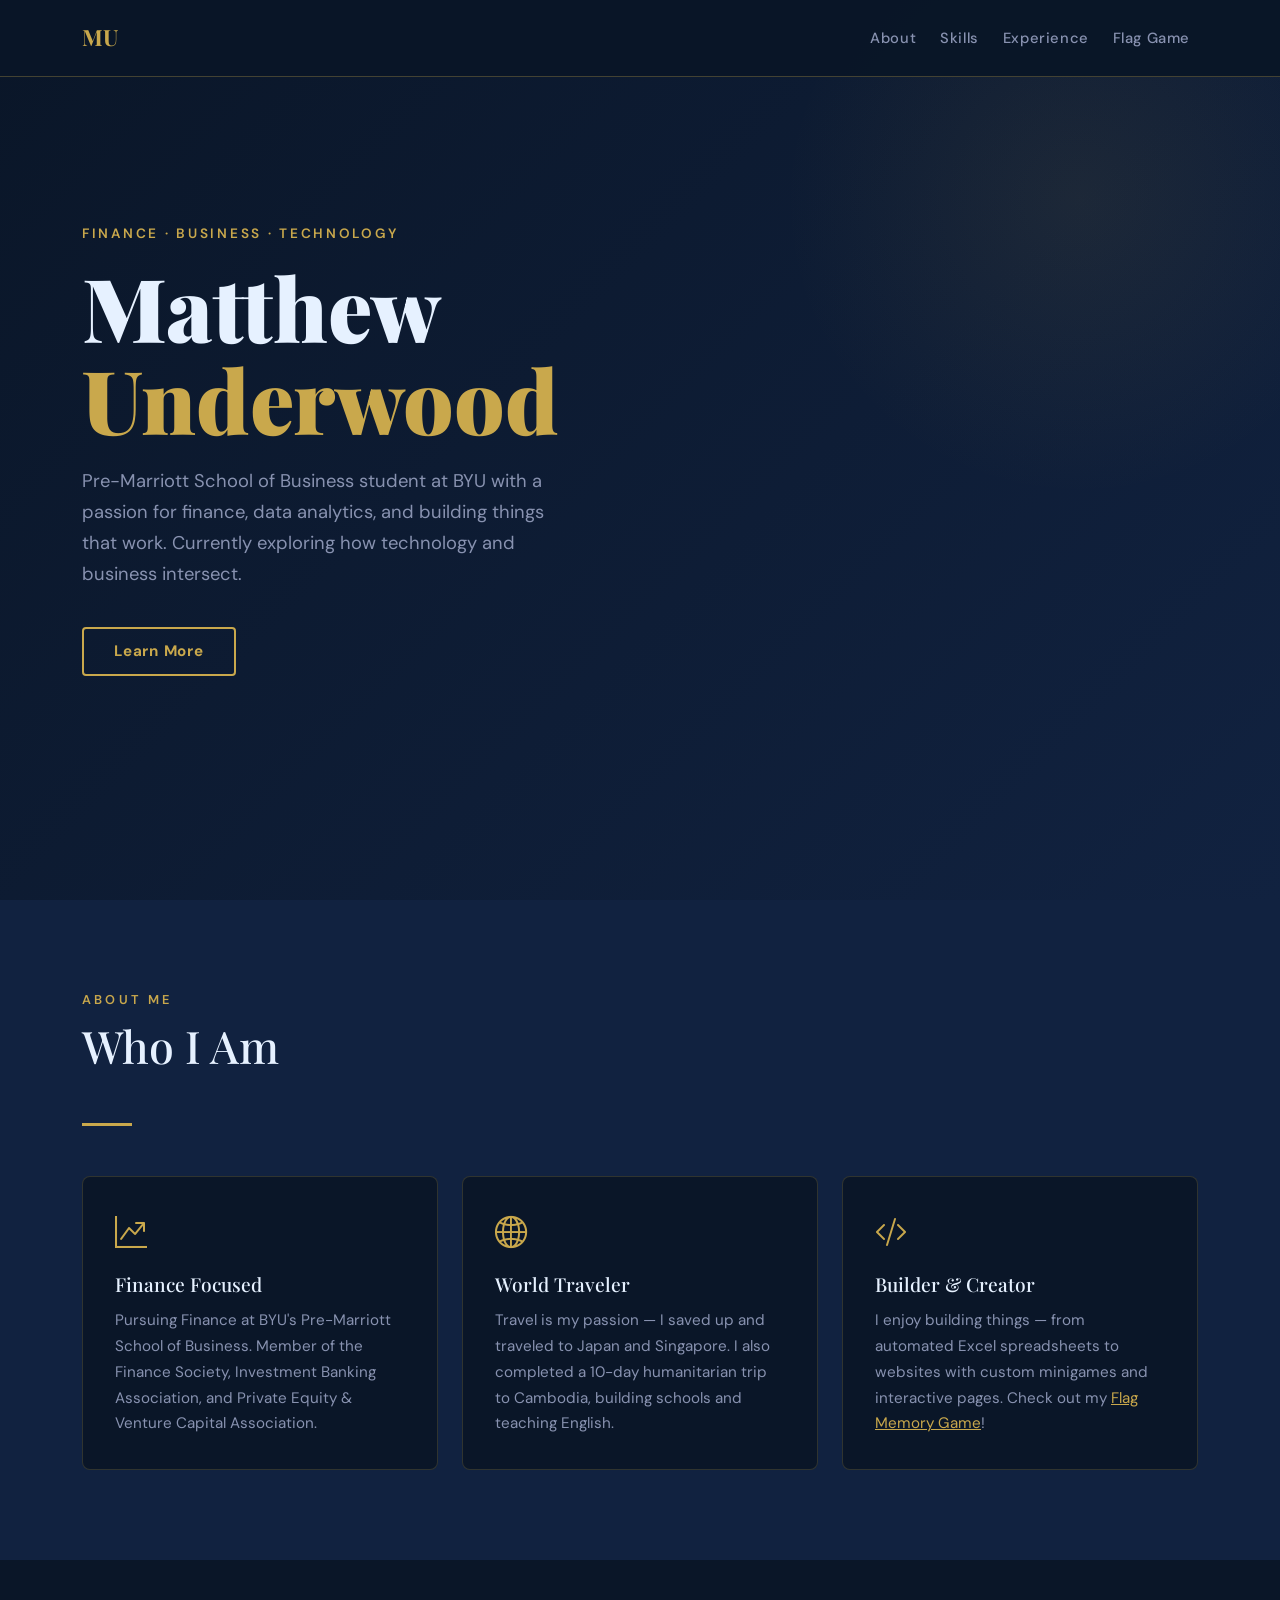
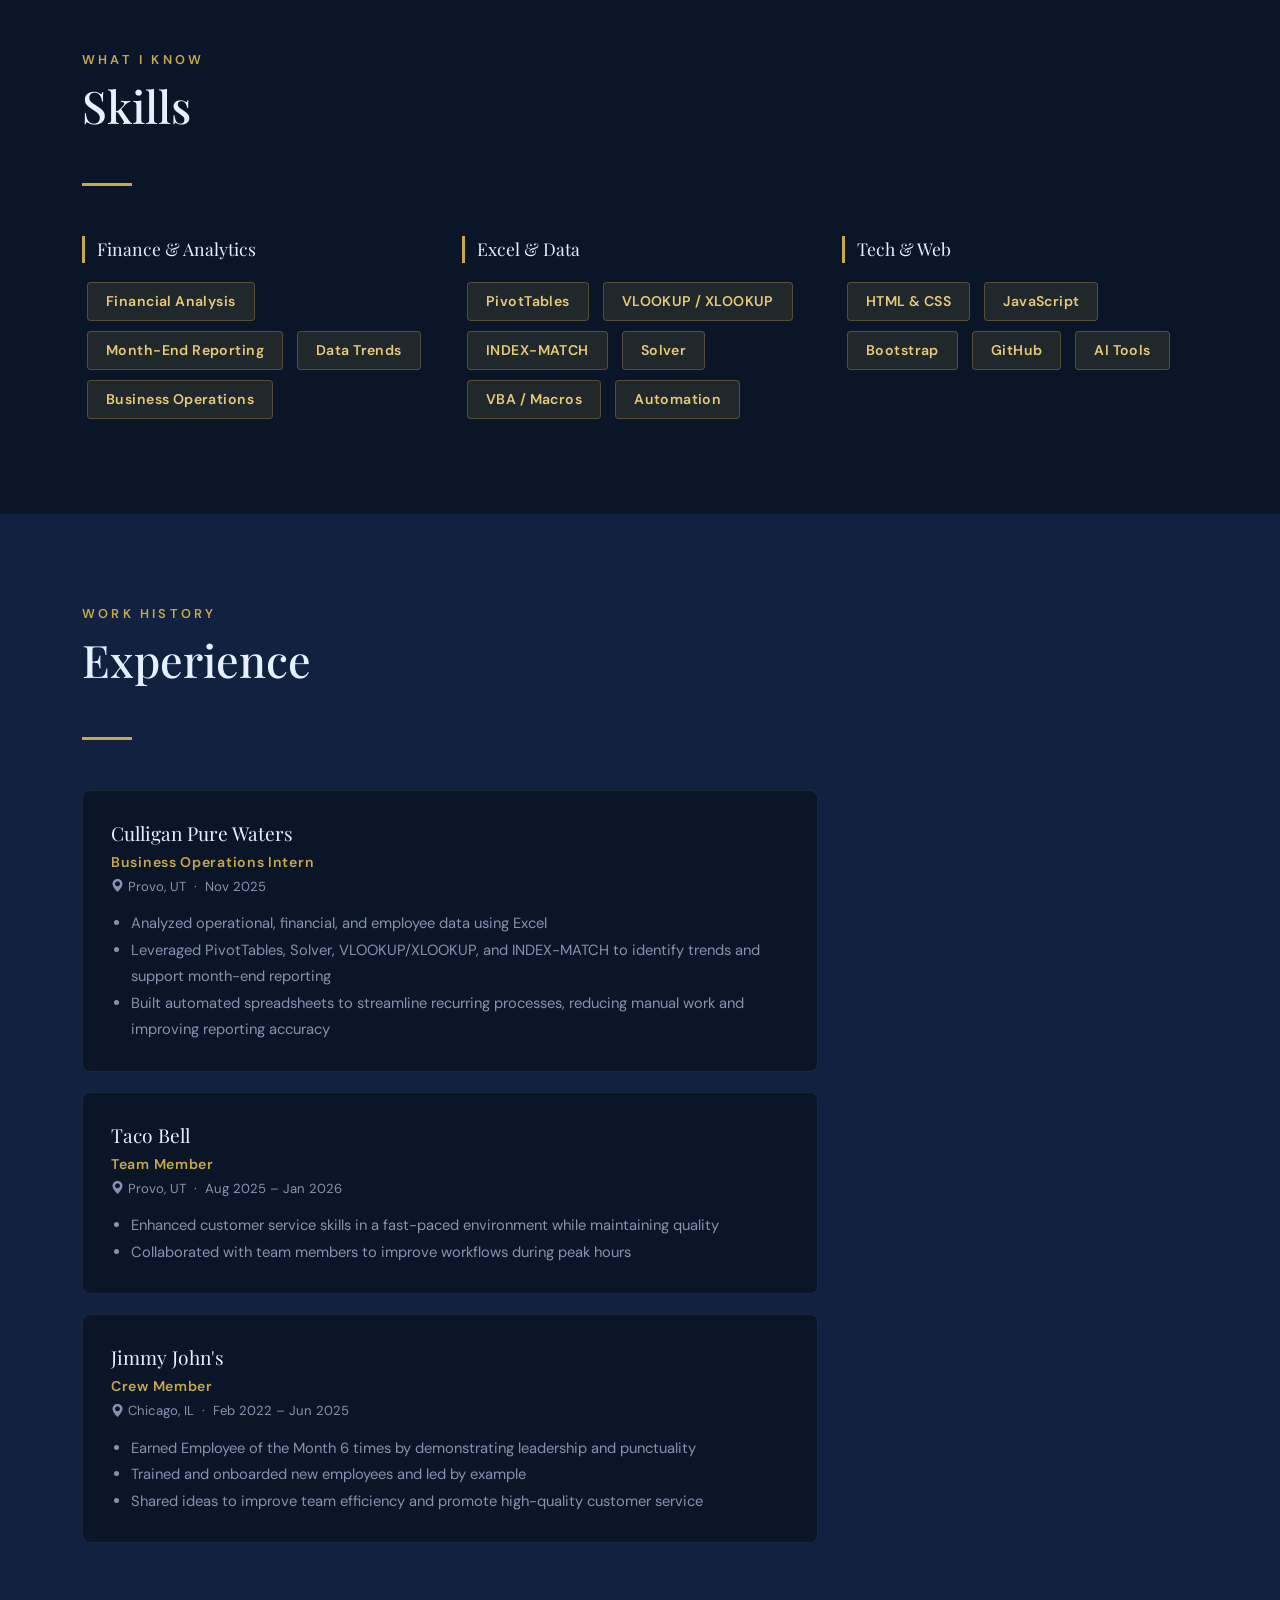
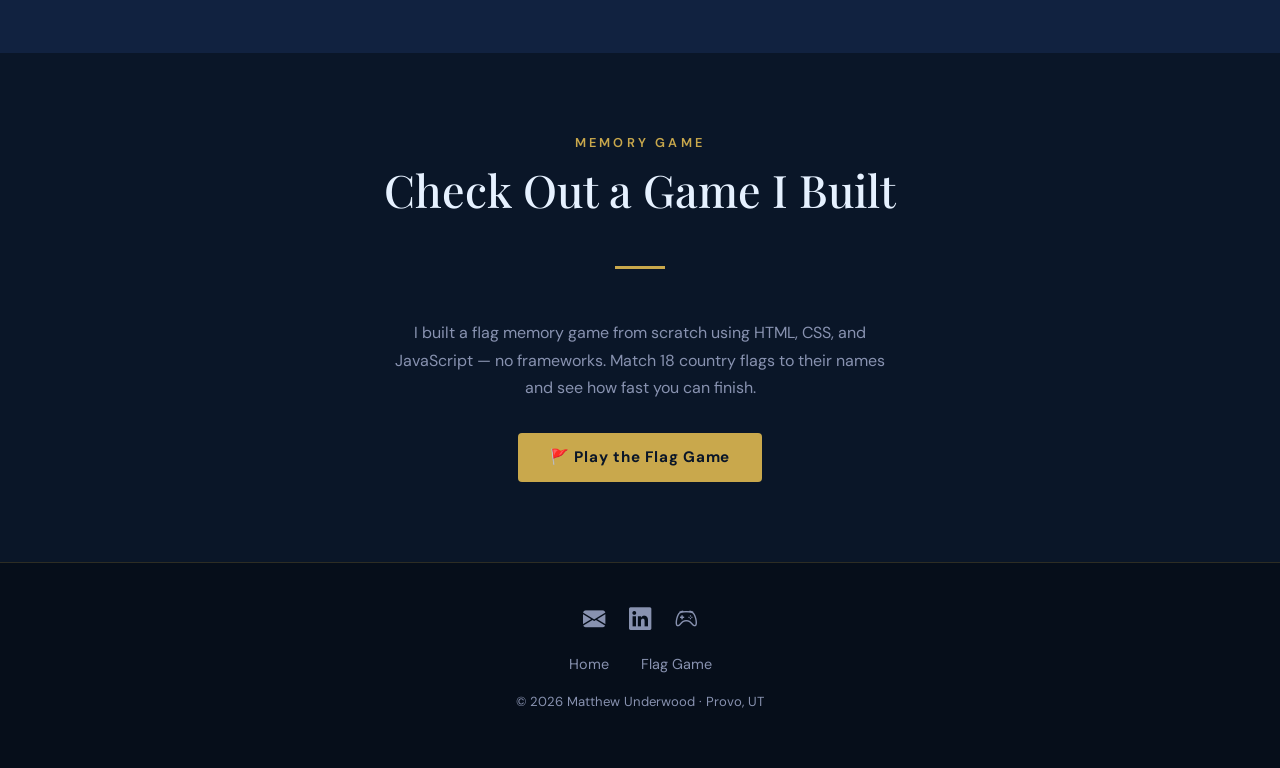
<file: index.html>
<!DOCTYPE html>
<html lang="en">
<head>
  <meta charset="UTF-8" />
  <meta name="viewport" content="width=device-width, initial-scale=1.0"/>
  <title>Matthew Underwood</title>
  <!-- Bootstrap 5 -->
  <link href="https://cdn.jsdelivr.net/npm/bootstrap@5.3.2/dist/css/bootstrap.min.css" rel="stylesheet"/>
  <!-- Google Fonts -->
  <link href="https://fonts.googleapis.com/css2?family=Playfair+Display:wght@700;900&family=DM+Sans:wght@300;400;500;600&display=swap" rel="stylesheet"/>
  <!-- Bootstrap Icons -->
  <link href="https://cdn.jsdelivr.net/npm/bootstrap-icons@1.11.3/font/bootstrap-icons.min.css" rel="stylesheet"/>
  <style>
    :root {
      --navy: #0a1628;
      --navy2: #112240;
      --gold: #c9a84c;
      --gold-light: #e8c97a;
      --text: #ccd6f6;
      --text-dim: #8892b0;
      --white: #e6f1ff;
    }

    * { box-sizing: border-box; }

    body {
      font-family: 'DM Sans', sans-serif;
      background-color: var(--navy);
      color: var(--text);
      margin: 0;
    }

    h1, h2, h3, .display-font {
      font-family: 'Playfair Display', serif;
    }

    /* ---- Navbar ---- */
    .navbar {
      background: rgba(10, 22, 40, 0.97) !important;
      border-bottom: 1px solid rgba(201, 168, 76, 0.3);
      padding: 16px 0;
    }

    .navbar-brand {
      font-family: 'Playfair Display', serif;
      font-size: 1.4rem;
      color: var(--gold) !important;
      font-weight: 700;
    }

    .nav-link {
      color: var(--text-dim) !important;
      font-weight: 500;
      letter-spacing: 0.04em;
      transition: color 0.2s;
      font-size: 0.92rem;
    }

    .nav-link:hover {
      color: var(--gold) !important;
    }

    /* ---- Hero ---- */
    .hero {
      min-height: 100vh;
      display: flex;
      align-items: center;
      background: linear-gradient(135deg, var(--navy) 0%, var(--navy2) 100%);
      position: relative;
      overflow: hidden;
    }

    .hero::before {
      content: '';
      position: absolute;
      width: 600px;
      height: 600px;
      background: radial-gradient(circle, rgba(201,168,76,0.08) 0%, transparent 70%);
      top: -100px;
      right: -100px;
      border-radius: 50%;
    }

    .hero-tag {
      font-size: 0.85rem;
      color: var(--gold);
      letter-spacing: 0.2em;
      text-transform: uppercase;
      font-weight: 600;
      margin-bottom: 16px;
    }

    .hero h1 {
      font-size: clamp(3rem, 7vw, 5.5rem);
      font-weight: 900;
      color: var(--white);
      line-height: 1.05;
      margin-bottom: 20px;
    }

    .hero h1 span {
      color: var(--gold);
    }

    .hero-sub {
      font-size: 1.15rem;
      color: var(--text-dim);
      max-width: 500px;
      line-height: 1.7;
      margin-bottom: 36px;
    }

    .btn-gold {
      background: var(--gold);
      color: var(--navy);
      font-weight: 700;
      padding: 13px 32px;
      border-radius: 4px;
      border: none;
      font-size: 0.95rem;
      letter-spacing: 0.05em;
      text-decoration: none;
      display: inline-block;
      transition: background 0.2s, transform 0.2s;
    }

    .btn-gold:hover {
      background: var(--gold-light);
      color: var(--navy);
      transform: translateY(-2px);
    }

    .btn-outline-gold {
      border: 2px solid var(--gold);
      color: var(--gold);
      font-weight: 700;
      padding: 11px 30px;
      border-radius: 4px;
      font-size: 0.95rem;
      letter-spacing: 0.05em;
      text-decoration: none;
      display: inline-block;
      transition: all 0.2s;
    }

    .btn-outline-gold:hover {
      background: var(--gold);
      color: var(--navy);
      transform: translateY(-2px);
    }

    /* ---- Section styles ---- */
    section {
      padding: 90px 0;
    }

    .section-label {
      font-size: 0.8rem;
      letter-spacing: 0.25em;
      text-transform: uppercase;
      color: var(--gold);
      font-weight: 600;
      margin-bottom: 10px;
    }

    .section-title {
      font-size: clamp(2rem, 4vw, 2.8rem);
      color: var(--white);
      margin-bottom: 50px;
    }

    .section-divider {
      width: 50px;
      height: 3px;
      background: var(--gold);
      margin-bottom: 50px;
    }

    /* ---- About ---- */
    #about {
      background: var(--navy2);
    }

    .about-card {
      background: var(--navy);
      border: 1px solid rgba(201,168,76,0.2);
      border-radius: 8px;
      padding: 32px;
      height: 100%;
    }

    .about-card i {
      font-size: 2rem;
      color: var(--gold);
      margin-bottom: 16px;
      display: block;
    }

    .about-card h5 {
      color: var(--white);
      font-family: 'Playfair Display', serif;
      font-size: 1.2rem;
      margin-bottom: 12px;
    }

    .about-card p {
      color: var(--text-dim);
      font-size: 0.95rem;
      line-height: 1.7;
      margin: 0;
    }

    /* ---- Skills ---- */
    #skills {
      background: var(--navy);
    }

    .skill-badge {
      display: inline-block;
      background: rgba(201,168,76,0.12);
      border: 1px solid rgba(201,168,76,0.3);
      color: var(--gold-light);
      padding: 8px 18px;
      border-radius: 4px;
      font-size: 0.88rem;
      font-weight: 600;
      margin: 5px;
      letter-spacing: 0.03em;
    }

    .skill-category {
      color: var(--white);
      font-family: 'Playfair Display', serif;
      font-size: 1.1rem;
      margin-bottom: 14px;
      border-left: 3px solid var(--gold);
      padding-left: 12px;
    }

    /* ---- Experience preview ---- */
    #experience {
      background: var(--navy2);
    }

    .exp-card {
      background: var(--navy);
      border: 1px solid rgba(255,255,255,0.07);
      border-radius: 8px;
      padding: 28px;
      margin-bottom: 20px;
      transition: border-color 0.2s, transform 0.2s;
    }

    .exp-card:hover {
      border-color: rgba(201,168,76,0.4);
      transform: translateX(6px);
    }

    .exp-card .company {
      font-family: 'Playfair Display', serif;
      font-size: 1.2rem;
      color: var(--white);
      margin-bottom: 4px;
    }

    .exp-card .role {
      color: var(--gold);
      font-size: 0.88rem;
      font-weight: 600;
      letter-spacing: 0.05em;
      margin-bottom: 4px;
    }

    .exp-card .dates {
      color: var(--text-dim);
      font-size: 0.82rem;
      margin-bottom: 14px;
    }

    .exp-card ul {
      color: var(--text-dim);
      font-size: 0.92rem;
      line-height: 1.8;
      padding-left: 20px;
      margin: 0;
    }

    /* ---- Footer ---- */
    footer {
      background: #060e1a;
      padding: 40px 0;
      text-align: center;
      border-top: 1px solid rgba(201,168,76,0.2);
    }

    footer a {
      color: var(--text-dim);
      text-decoration: none;
      margin: 0 14px;
      font-size: 0.9rem;
      transition: color 0.2s;
    }

    footer a:hover {
      color: var(--gold);
    }

    .social-icon {
      font-size: 1.4rem;
      color: var(--text-dim);
      margin: 0 10px;
      transition: color 0.2s, transform 0.2s;
      text-decoration: none;
    }

    .social-icon:hover {
      color: var(--gold);
      transform: translateY(-3px);
    }
  </style>
</head>
<body>

  <!-- Navbar -->
  <nav class="navbar navbar-expand-lg fixed-top">
    <div class="container">
      <a class="navbar-brand" href="index.html">MU</a>
      <button class="navbar-toggler border-0" type="button" data-bs-toggle="collapse" data-bs-target="#navMenu">
        <span class="navbar-toggler-icon" style="filter: invert(1);"></span>
      </button>
      <div class="collapse navbar-collapse" id="navMenu">
        <ul class="navbar-nav ms-auto gap-2">
          <li class="nav-item"><a class="nav-link" href="#about">About</a></li>
          <li class="nav-item"><a class="nav-link" href="#skills">Skills</a></li>
          <li class="nav-item"><a class="nav-link" href="#experience">Experience</a></li>
          <li class="nav-item"><a class="nav-link" href="scratch.html">Flag Game</a></li>
        </ul>
      </div>
    </div>
  </nav>

  <!-- Hero -->
  <section class="hero" id="home">
    <div class="container">
      <div class="row">
        <div class="col-lg-8">
          <div class="hero-tag">Finance · Business · Technology</div>
          <h1>Matthew<br/><span>Underwood</span></h1>
          <p class="hero-sub">
            Pre-Marriott School of Business student at BYU with a passion for finance, data analytics, and building things that work. Currently exploring how technology and business intersect.
          </p>
          <div class="d-flex gap-3 flex-wrap">
            <a href="#about" class="btn-outline-gold">Learn More</a>
          </div>
        </div>
      </div>
    </div>
  </section>

  <!-- About -->
  <section id="about">
    <div class="container">
      <div class="section-label">About Me</div>
      <h2 class="section-title">Who I Am</h2>
      <div class="section-divider"></div>
      <div class="row g-4">
        <div class="col-md-4">
          <div class="about-card">
            <i class="bi bi-graph-up-arrow"></i>
            <h5>Finance Focused</h5>
            <p>Pursuing Finance at BYU's Pre-Marriott School of Business. Member of the Finance Society, Investment Banking Association, and Private Equity & Venture Capital Association.</p>
          </div>
        </div>
        <div class="col-md-4">
          <div class="about-card">
            <i class="bi bi-globe2"></i>
            <h5>World Traveler</h5>
            <p>Travel is my passion — I saved up and traveled to Japan and Singapore. I also completed a 10-day humanitarian trip to Cambodia, building schools and teaching English.</p>
          </div>
        </div>
        <div class="col-md-4">
          <div class="about-card">
            <i class="bi bi-code-slash"></i>
            <h5>Builder & Creator</h5>
            <p>I enjoy building things — from automated Excel spreadsheets to websites with custom minigames and interactive pages. Check out my <a href="scratch.html" style="color: var(--gold);">Flag Memory Game</a>!</p>
          </div>
        </div>
      </div>
    </div>
  </section>

  <!-- Skills -->
  <section id="skills">
    <div class="container">
      <div class="section-label">What I Know</div>
      <h2 class="section-title">Skills</h2>
      <div class="section-divider"></div>
      <div class="row g-4">
        <div class="col-md-4">
          <div class="skill-category">Finance & Analytics</div>
          <div>
            <span class="skill-badge">Financial Analysis</span>
            <span class="skill-badge">Month-End Reporting</span>
            <span class="skill-badge">Data Trends</span>
            <span class="skill-badge">Business Operations</span>
          </div>
        </div>
        <div class="col-md-4">
          <div class="skill-category">Excel & Data</div>
          <div>
            <span class="skill-badge">PivotTables</span>
            <span class="skill-badge">VLOOKUP / XLOOKUP</span>
            <span class="skill-badge">INDEX-MATCH</span>
            <span class="skill-badge">Solver</span>
            <span class="skill-badge">VBA / Macros</span>
            <span class="skill-badge">Automation</span>
          </div>
        </div>
        <div class="col-md-4">
          <div class="skill-category">Tech & Web</div>
          <div>
            <span class="skill-badge">HTML & CSS</span>
            <span class="skill-badge">JavaScript</span>
            <span class="skill-badge">Bootstrap</span>
            <span class="skill-badge">GitHub</span>
            <span class="skill-badge">AI Tools</span>
          </div>
        </div>
      </div>
    </div>
  </section>

  <!-- Experience -->
  <section id="experience">
    <div class="container">
      <div class="section-label">Work History</div>
      <h2 class="section-title">Experience</h2>
      <div class="section-divider"></div>
      <div class="row">
        <div class="col-lg-8">

          <div class="exp-card">
            <div class="company">Culligan Pure Waters</div>
            <div class="role">Business Operations Intern</div>
            <div class="dates"><i class="bi bi-geo-alt-fill me-1"></i>Provo, UT &nbsp;·&nbsp; Nov 2025</div>
            <ul>
              <li>Analyzed operational, financial, and employee data using Excel</li>
              <li>Leveraged PivotTables, Solver, VLOOKUP/XLOOKUP, and INDEX-MATCH to identify trends and support month-end reporting</li>
              <li>Built automated spreadsheets to streamline recurring processes, reducing manual work and improving reporting accuracy</li>
            </ul>
          </div>

          <div class="exp-card">
            <div class="company">Taco Bell</div>
            <div class="role">Team Member</div>
            <div class="dates"><i class="bi bi-geo-alt-fill me-1"></i>Provo, UT &nbsp;·&nbsp; Aug 2025 – Jan 2026</div>
            <ul>
              <li>Enhanced customer service skills in a fast-paced environment while maintaining quality</li>
              <li>Collaborated with team members to improve workflows during peak hours</li>
            </ul>
          </div>

          <div class="exp-card">
            <div class="company">Jimmy John's</div>
            <div class="role">Crew Member</div>
            <div class="dates"><i class="bi bi-geo-alt-fill me-1"></i>Chicago, IL &nbsp;·&nbsp; Feb 2022 – Jun 2025</div>
            <ul>
              <li>Earned Employee of the Month 6 times by demonstrating leadership and punctuality</li>
              <li>Trained and onboarded new employees and led by example</li>
              <li>Shared ideas to improve team efficiency and promote high-quality customer service</li>
            </ul>
        </div>
      </div>
    </div>
  </section>

    <!-- Flag Game Section -->
  <section style="background: var(--navy); padding: 80px 0;">
    <div class="container text-center">
      <div class="section-label">Memory Game</div>
      <h2 class="section-title">Check Out a Game I Built</h2>
      <div class="section-divider mx-auto"></div>
      <p style="color: var(--text-dim); max-width: 500px; margin: 0 auto 32px; font-size: 1rem; line-height: 1.7;">
        I built a flag memory game from scratch using HTML, CSS, and JavaScript — no frameworks. Match 18 country flags to their names and see how fast you can finish.
      </p>
      <a href="scratch.html" class="btn-gold">🚩 Play the Flag Game</a>
    </div>
  </section>

  <!-- Footer -->
  <footer>
    <div class="mb-3">
      <a href="mailto:matthew.und@gmail.com" class="social-icon" title="Email"><i class="bi bi-envelope-fill"></i></a>
      <a href="https://www.linkedin.com/in/matthew-underwood" target="_blank" class="social-icon" title="LinkedIn"><i class="bi bi-linkedin"></i></a>
      <a href="scratch.html" class="social-icon" title="Flag Game"><i class="bi bi-controller"></i></a>
    </div>
    <div class="mb-2">
      <a href="#home">Home</a>
      <a href="scratch.html">Flag Game</a>
    </div>
    <p style="color: var(--text-dim); font-size: 0.82rem; margin-top: 16px;">© 2026 Matthew Underwood · Provo, UT</p>
  </footer>

  <script src="https://cdn.jsdelivr.net/npm/bootstrap@5.3.2/dist/js/bootstrap.bundle.min.js"></script>
</body>
</html>
</file>
